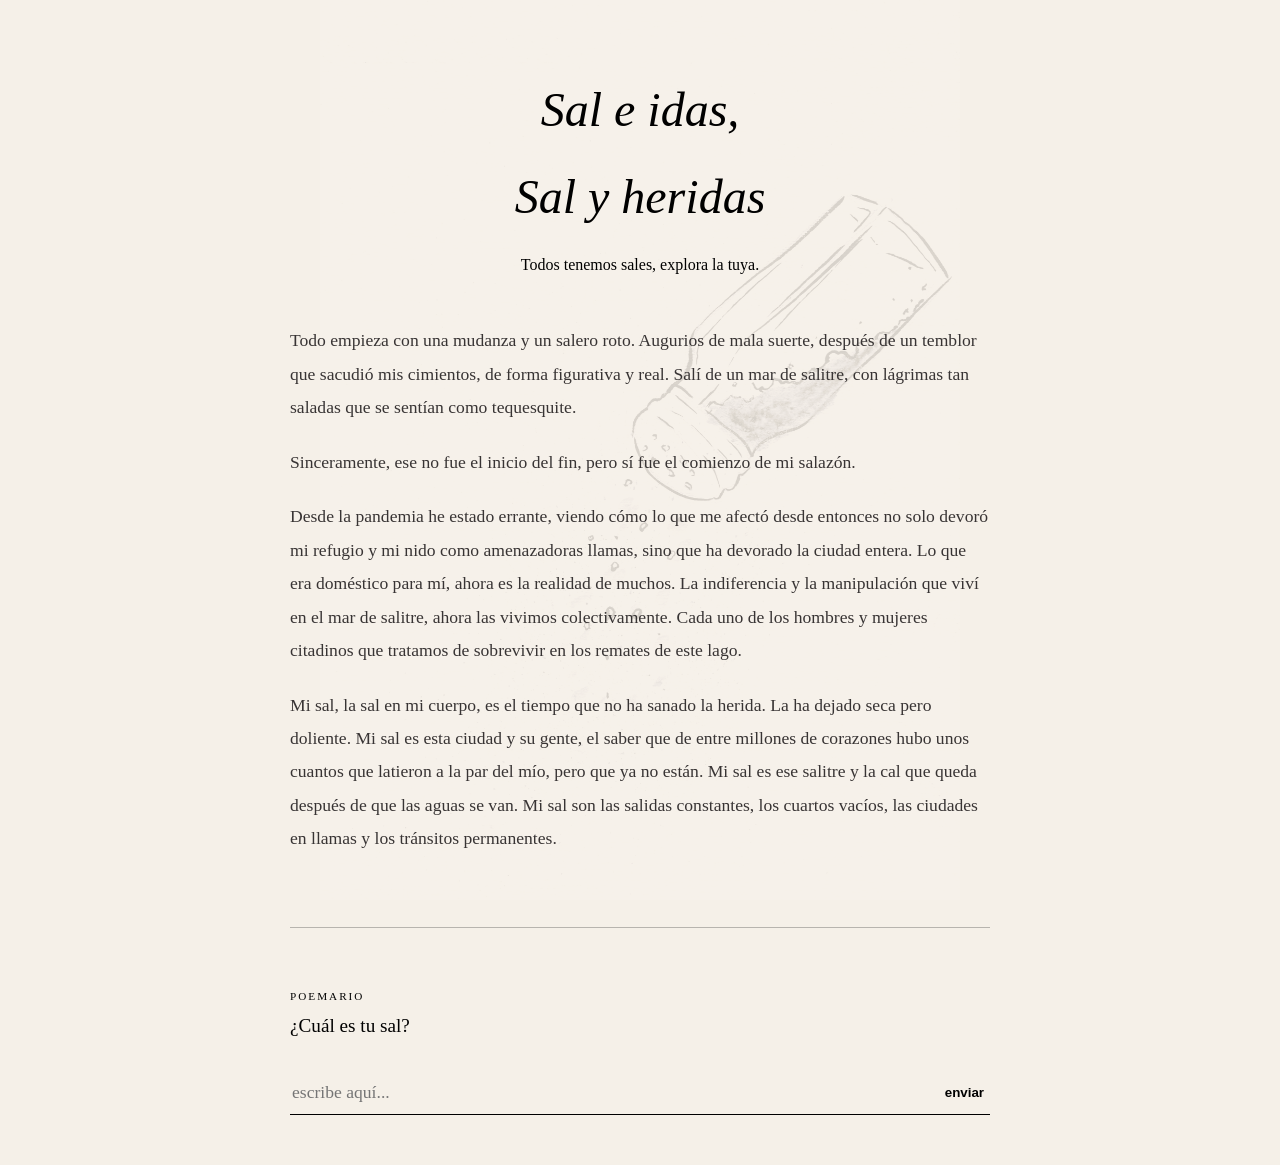
<file: index.html>
<!DOCTYPE html>
<html lang="es">
<head>
  <meta charset="UTF-8">
  <meta name="viewport" content="width=device-width, initial-scale=1.0">
  <title>Sal y heridas</title>
  <link rel="stylesheet" href="styles.css">
</head>

<body>

<div id="app">
  <header>
    <h1> Sal e idas,</h1>
    <h1> Sal y heridas</h1>
    <p class="subtitle">Todos tenemos sales, explora la tuya.</p>
  </header>

  <div id="intro">
    <p>Todo empieza con una mudanza y un salero roto. Augurios de mala suerte, después de un temblor que sacudió mis cimientos, de forma figurativa y real. Salí de un mar de salitre, con lágrimas tan saladas que se sentían como tequesquite.</p>
    <p>Sinceramente, ese no fue el inicio del fin, pero sí fue el comienzo de mi salazón.</p>
    <p>Desde la pandemia he estado errante, viendo cómo lo que me afectó desde entonces no solo devoró mi refugio y mi nido como amenazadoras llamas, sino que ha devorado la ciudad entera. Lo que era doméstico para mí, ahora es la realidad de muchos. La indiferencia y la manipulación que viví en el mar de salitre, ahora las vivimos colectivamente. Cada uno de los hombres y mujeres citadinos que tratamos de sobrevivir en los remates de este lago.</p>
    <p>Mi sal, la sal en mi cuerpo, es el tiempo que no ha sanado la herida. La ha dejado seca pero doliente. Mi sal es esta ciudad y su gente, el saber que de entre millones de corazones hubo unos cuantos que latieron a la par del mío, pero que ya no están. Mi sal es ese salitre y la cal que queda después de que las aguas se van. Mi sal son las salidas constantes, los cuartos vacíos, las ciudades en llamas y los tránsitos permanentes.</p>
  </div>

  <div id="chat"></div>

  <div id="input-area">
    <input id="user-input" placeholder="escribe aquí...">
    <button id="send-btn">enviar</button>
  </div>
</div>

<script src="script.js"></script>

</body>
</html>
</file>
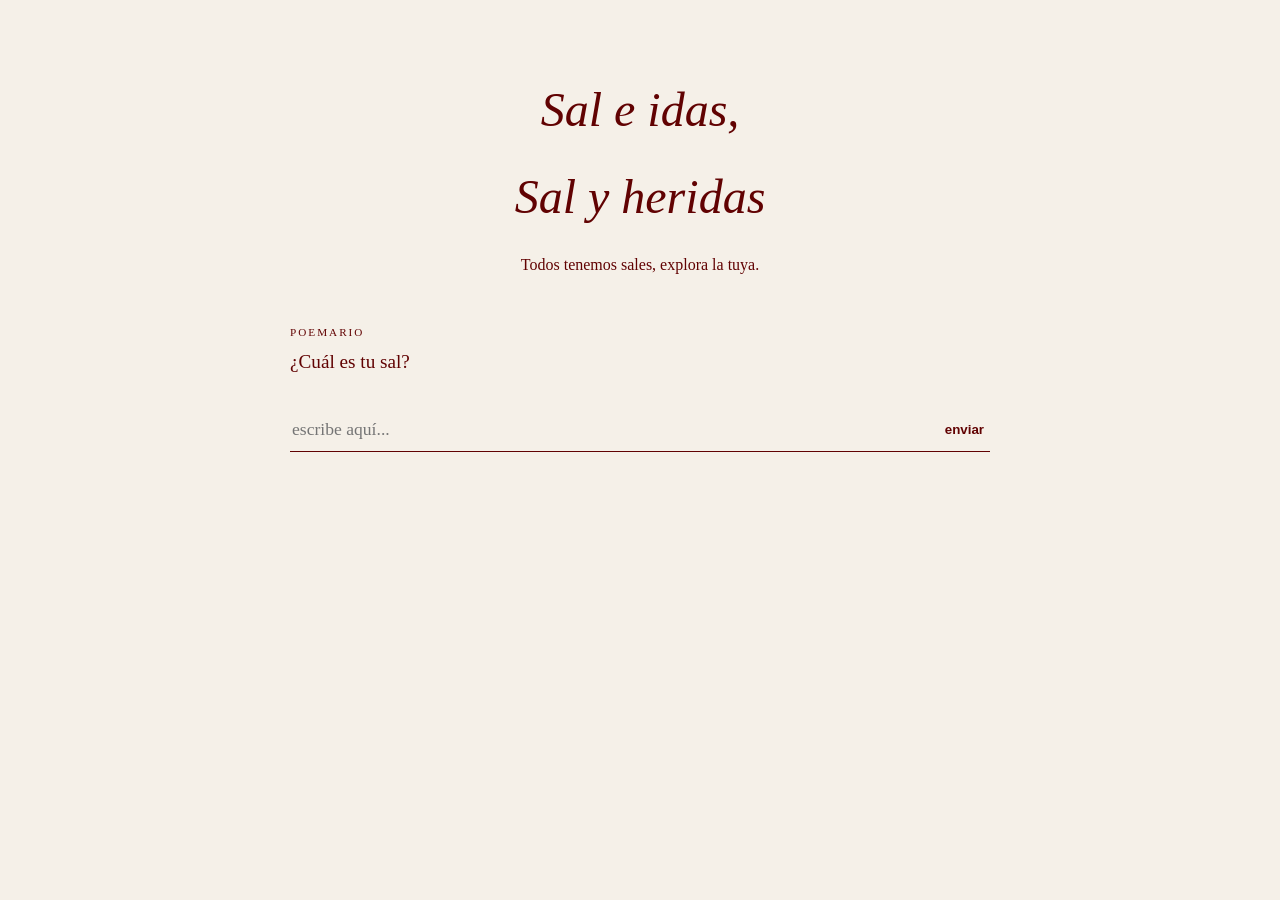
<file: poemario.html>
<!DOCTYPE html>
<html lang="es">
<head>
<meta charset="UTF-8">
<meta name="viewport" content="width=device-width, initial-scale=1.0">
<title>Sal y heridas</title>

<style>
body {
  margin: 0;
  background: #f5f0e8;
  color: #610202;
  font-family: Georgia, serif;
}

#app {
  max-width: 700px;
  margin: auto;
  padding: 50px 25px;
}

header {
  text-align: center;
  margin-bottom: 50px;
}

h1 {
  font-size: 3rem;
  font-style: italic;
  font-weight: normal;
}

.subtitle {
  color: #610202;
}

#chat {
  display: flex;
  flex-direction: column;
  gap: 25px;
}

.message {
  font-size: 1.2rem;
  line-height: 1.6;
}

.ai {
  align-self: flex-start;
}

.user {
  align-self: flex-end;
  color: #610202;
  font-style: italic;
  text-align: right;
}

.label {
  font-size: 0.7rem;
  text-transform: uppercase;
  letter-spacing: 2px;
  color: #610202;
  margin-bottom: 5px;
}

#input-area {
  margin-top: 40px;
  display: flex;
  gap: 10px;
  border-bottom: 1px solid #610202;
  padding-bottom: 10px;
}

#user-input {
  flex: 1;
  border: none;
  background: transparent;
  outline: none;
  font-size: 1.1rem;
  font-family: Georgia, serif;
}

button {
  background: transparent;
  border: none;
  cursor: pointer;
  color: #610202;
  font-weight: bold;
}

.poem-card {
  margin-top: 20px;
  padding: 25px;
  border-left: 3px solid #610202;
  background: rgba(196, 87, 42, 0.08);
}

.poem-title {
  color: #c4572a;
  text-transform: uppercase;
  letter-spacing: 2px;
  font-size: 0.8rem;
  margin-bottom: 15px;
}

.poem-text {
  white-space: pre-line;
  font-style: italic;
  line-height: 1.8;
}
</style>
</head>

<body>

<div id="app">
  <header>
    <h1> Sal e idas,</h1>
    <h1> Sal y heridas</h1>
    <p class="subtitle">Todos tenemos sales, explora la tuya.</p>
  </header>

  <div id="chat"></div>

  <div id="input-area">
    <input id="user-input" placeholder="escribe aquí...">
    <button id="send-btn">enviar</button>
  </div>
</div>

<script>
const poems = [
  {
    title: "Poema del amor primero",
    text: `Hay amores que llegan
como la lluvia de mayo,
sin permiso,
sin aviso.

Y uno los recibe igual,
con las manos abiertas
y el pecho descubierto.`
  },
  {
    title: "Poema de la pérdida",
    text: `Aprendí a nombrar el vacío
con tu nombre.

Ahora cada cuarto
tiene una puerta que da
hacia donde tú solías ser.`
  },
  {
    title: "Poema del miedo",
    text: `El miedo no tiene cara,
por eso lo veo en todas partes.

Pero también aprendí
que no todo lo que tiembla
se rompe.`
  }
];

const questions = [
  "¿Cuál es tu sal?",
  "¿Hay alguien o algo que todavía recuerdes mucho?",
  "¿Ese recuerdo se siente más como amor, pérdida o miedo?"
];

let step = 0;

const chat = document.getElementById("chat");
const input = document.getElementById("user-input");
const button = document.getElementById("send-btn");

function addMessage(type, text) {
  const div = document.createElement("div");
  div.className = "message " + type;

  div.innerHTML = `
    <div class="label">${type === "ai" ? "poemario" : "tú"}</div>
    <div>${text}</div>
  `;

  chat.appendChild(div);
  window.scrollTo(0, document.body.scrollHeight);
}

function showPoem() {
  const poem = poems[Math.floor(Math.random() * poems.length)];

  addMessage("ai", "Creo que este poema puede acompañar lo que escribiste.");

  const card = document.createElement("div");
  card.className = "poem-card";

  card.innerHTML = `
    <div class="poem-title">${poem.title}</div>
    <div class="poem-text">${poem.text}</div>
  `;

  chat.appendChild(card);
  window.scrollTo(0, document.body.scrollHeight);
}

function sendMessage() {
  const text = input.value.trim();

  if (text === "") return;

  addMessage("user", text);
  input.value = "";

  setTimeout(() => {
    if (step < questions.length) {
      addMessage("ai", questions[step]);
      step++;
    } else {
      showPoem();
    }
  }, 600);
}

button.addEventListener("click", sendMessage);

input.addEventListener("keydown", function(event) {
  if (event.key === "Enter") {
    sendMessage();
  }
});

addMessage("ai", questions[0]);
step++;
</script>

</body>
</html>
</file>
<file: styles.css>
body {
  margin: 0;
  background: #f5f0e8;
  color: #000000;
  font-family: Georgia, serif;
}

#app {
  max-width: 700px;
  margin: auto;
  padding: 50px 25px;
}

header {
  text-align: center;
  margin-bottom: 50px;
}

h1 {
  font-size: 3rem;
  font-style: italic;
  font-weight: normal;
}

.subtitle {
  color: #000000;
}

#intro {
  margin-bottom: 60px;
  padding-bottom: 50px;
  border-bottom: 1px solid rgba(0, 0, 0, 0.25);
}

#intro p {
  font-size: 1.1rem;
  line-height: 1.9;
  margin-bottom: 1.2em;
  color: #383434;
}

#chat {
  display: flex;
  flex-direction: column;
  gap: 25px;
}

.message {
  font-size: 1.2rem;
  line-height: 1.6;
}

.ai {
  align-self: flex-start;
}

.user {
  align-self: flex-end;
  color: #302c2c;
  font-style: italic;
  text-align: right;
}

.label {
  font-size: 0.7rem;
  text-transform: uppercase;
  letter-spacing: 2px;
  color: #000000;
  margin-bottom: 5px;
}

#input-area {
  margin-top: 40px;
  display: flex;
  gap: 10px;
  border-bottom: 1px solid #000000;
  padding-bottom: 10px;
}

#user-input {
  flex: 1;
  border: none;
  background: transparent;
  outline: none;
  font-size: 1.1rem;
  font-family: Georgia, serif;
}

button {
  background: transparent;
  border: none;
  cursor: pointer;
  color: #000000;
  font-weight: bold;
}

.poem-card {
  margin-top: 20px;
  padding: 25px;
  border-left: 3px solid #000000;
  background: rgba(70, 69, 68, 0.08);
}

.poem-title {
  color: #000000;
  text-transform: uppercase;
  letter-spacing: 2px;
  font-size: 0.8rem;
  margin-bottom: 15px;
}

.poem-text {
  white-space: pre-line;
  font-style: italic;
  line-height: 1.8;
}
</file>
